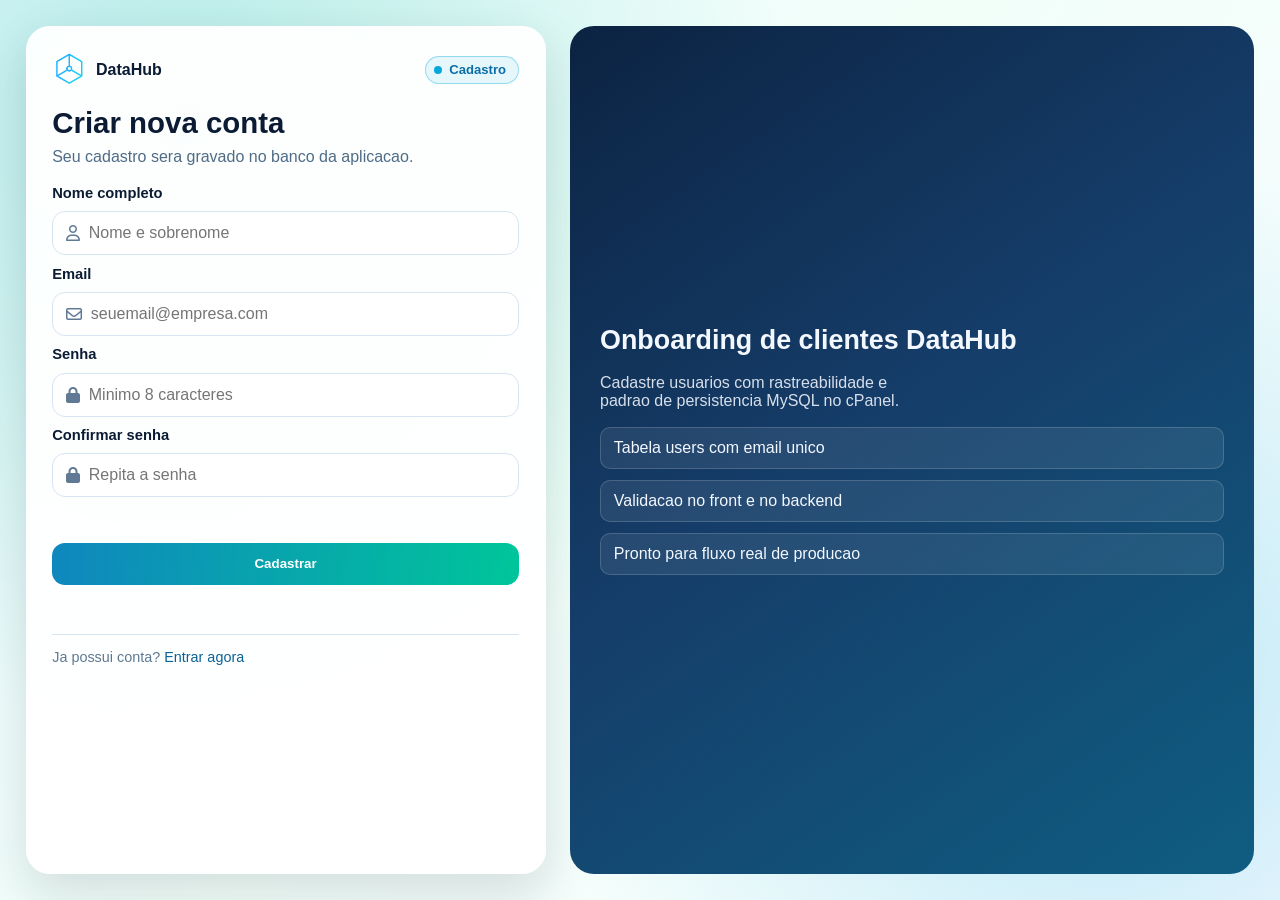
<file: cadastro/index.html>
<!DOCTYPE html>
<html lang="pt-BR">
<head>
    <meta charset="UTF-8">
    <meta name="viewport" content="width=device-width, initial-scale=1.0">
    <title>DataHub | Cadastro</title>
    <link rel="icon" href="../png/favicon.ico" type="image/x-icon">
    <link rel="stylesheet" href="https://cdnjs.cloudflare.com/ajax/libs/font-awesome/6.4.0/css/all.min.css">
    <link rel="stylesheet" href="../css/auth.css">
    <script src="https://www.google.com/recaptcha/api.js" async defer></script>
</head>
<body>
    <main class="auth-layout">
        <section class="auth-card" aria-labelledby="title-cadastro">
            <div class="brand">
                <a href="../" class="brand-link" aria-label="Voltar para home">
                    <img src="../png/datahub-logo.png" alt="DataHub" onerror="this.style.display='none';">
                    <strong>DataHub</strong>
                </a>
                <span class="badge">Cadastro</span>
            </div>

            <h1 id="title-cadastro">Criar nova conta</h1>
            <p class="subtitle">Seu cadastro sera gravado no banco da aplicacao.</p>

            <form id="registerForm" class="auth-form" novalidate>
                <label for="name">Nome completo</label>
                <div class="field">
                    <i class="fa-regular fa-user"></i>
                    <input id="name" type="text" name="name" placeholder="Nome e sobrenome" autocomplete="name" required>
                </div>

                <label for="email">Email</label>
                <div class="field">
                    <i class="fa-regular fa-envelope"></i>
                    <input id="email" type="email" name="email" placeholder="seuemail@empresa.com" autocomplete="email" required>
                </div>

                <label for="password">Senha</label>
                <div class="field">
                    <i class="fa-solid fa-lock"></i>
                    <input id="password" type="password" name="password" placeholder="Minimo 8 caracteres" autocomplete="new-password" required>
                </div>

                <label for="confirmPassword">Confirmar senha</label>
                <div class="field">
                    <i class="fa-solid fa-lock"></i>
                    <input id="confirmPassword" type="password" name="confirmPassword" placeholder="Repita a senha" autocomplete="new-password" required>
                </div>

                <div class="recaptcha-wrapper">
                    <div class="g-recaptcha" data-sitekey="6LfWz8QsAAAAAC8zmNsx5w-TVh7n8b3E5IXihJOx" data-callback="onRegisterRecaptchaSuccess" data-expired-callback="onRegisterRecaptchaExpired" data-error-callback="onRegisterRecaptchaExpired"></div>
                </div>

                <button type="submit" class="btn-auth">Cadastrar</button>
                <p id="feedback" class="feedback" aria-live="polite"></p>
            </form>

            <div class="card-footer">
                Ja possui conta? <a class="link-inline" href="../login/">Entrar agora</a>
            </div>
        </section>

        <aside class="auth-aside">
            <h2>Onboarding de clientes DataHub</h2>
            <p>Cadastre usuarios com rastreabilidade e padrao de persistencia MySQL no cPanel.</p>
            <div class="auth-points">
                <article>Tabela users com email unico</article>
                <article>Validacao no front e no backend</article>
                <article>Pronto para fluxo real de producao</article>
            </div>
        </aside>
    </main>

    <script src="../js/auth-register.js?v=20260422-1"></script>
</body>
</html>
</file>
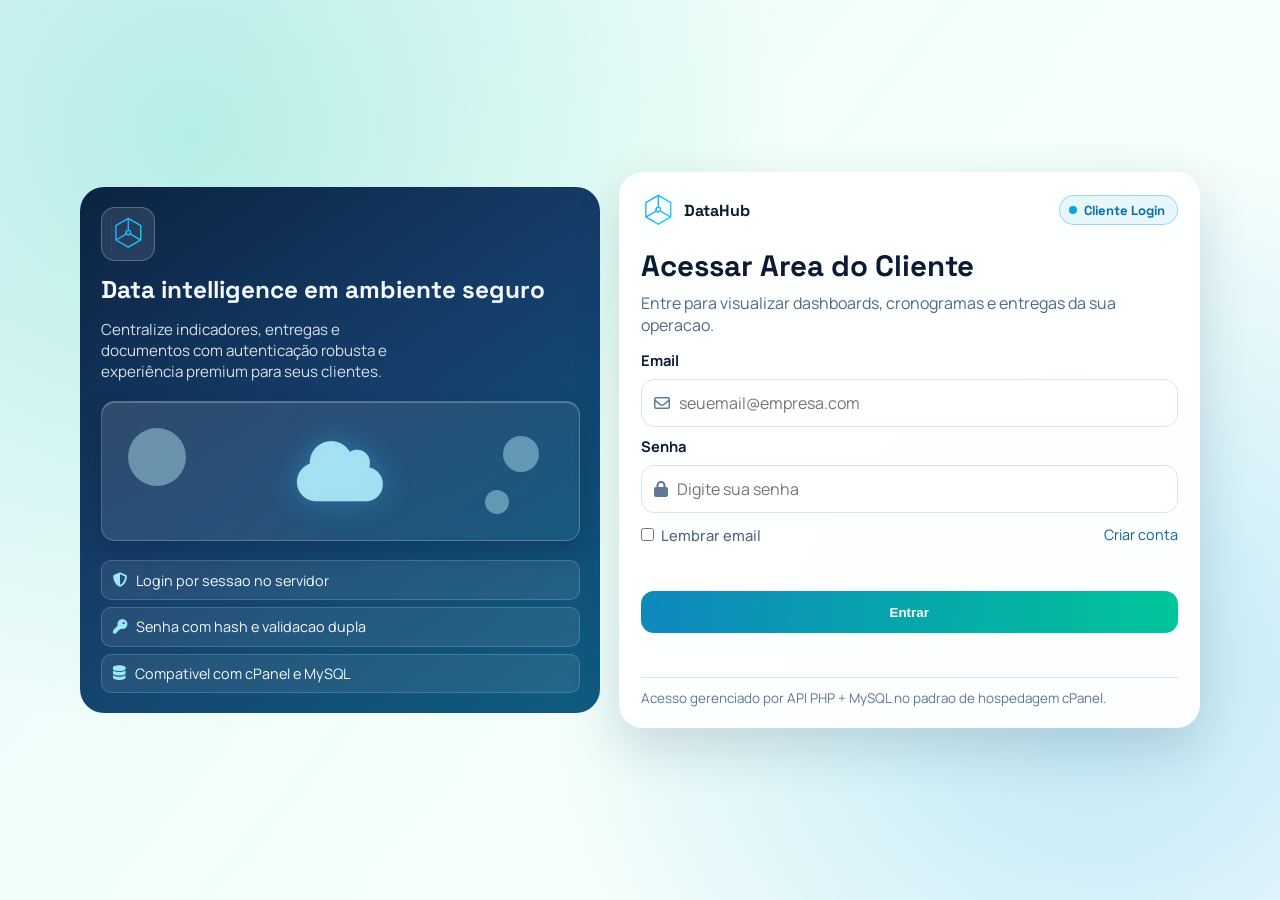
<file: login/index.html>
<!DOCTYPE html>
<html lang="pt-BR">
<head>
    <meta charset="UTF-8">
    <meta name="viewport" content="width=device-width, initial-scale=1.0">
    <title>DataHub | Login</title>
    <link rel="icon" href="../png/favicon.ico" type="image/x-icon">
    <link rel="preconnect" href="https://fonts.googleapis.com">
    <link rel="preconnect" href="https://fonts.gstatic.com" crossorigin>
    <link href="https://fonts.googleapis.com/css2?family=Manrope:wght@400;500;600;700;800&family=Space+Grotesk:wght@500;600;700&display=swap" rel="stylesheet">
    <link rel="stylesheet" href="https://cdnjs.cloudflare.com/ajax/libs/font-awesome/6.4.0/css/all.min.css">
    <link rel="stylesheet" href="../css/auth.css">
    <script src="https://www.google.com/recaptcha/api.js" async defer></script>
</head>
<body class="login-page">
    <main class="auth-layout">
        <aside class="auth-aside">
            <div class="aside-logo-wrap" aria-hidden="true">
                <img src="../png/datahub-logo.png" alt="">
            </div>
            <h2>Data intelligence em ambiente seguro</h2>
            <p>Centralize indicadores, entregas e documentos com autenticação robusta e experiência premium para seus clientes.</p>
            <figure class="cloud-visual" aria-hidden="true">
                <i class="fa-solid fa-cloud"></i>
                <span class="cloud-dot cloud-dot-1"></span>
                <span class="cloud-dot cloud-dot-2"></span>
                <span class="cloud-dot cloud-dot-3"></span>
            </figure>
            <div class="auth-points">
                <article><i class="fa-solid fa-shield-halved"></i><span>Login por sessao no servidor</span></article>
                <article><i class="fa-solid fa-key"></i><span>Senha com hash e validacao dupla</span></article>
                <article><i class="fa-solid fa-database"></i><span>Compativel com cPanel e MySQL</span></article>
            </div>
        </aside>

        <section class="auth-card" aria-labelledby="title-login">
            <div class="brand">
                <a href="../" class="brand-link" aria-label="Voltar para home">
                    <img src="../png/datahub-logo.png" alt="DataHub" onerror="this.style.display='none';">
                    <strong>DataHub</strong>
                </a>
                <span class="badge">Cliente Login</span>
            </div>

            <h1 id="title-login">Acessar Area do Cliente</h1>
            <p class="subtitle">Entre para visualizar dashboards, cronogramas e entregas da sua operacao.</p>

            <form id="loginForm" class="auth-form" novalidate>
                <label for="email">Email</label>
                <div class="field">
                    <i class="fa-regular fa-envelope"></i>
                    <input id="email" type="email" name="email" placeholder="seuemail@empresa.com" autocomplete="email" required>
                </div>

                <label for="password">Senha</label>
                <div class="field">
                    <i class="fa-solid fa-lock"></i>
                    <input id="password" type="password" name="password" placeholder="Digite sua senha" autocomplete="current-password" required>
                </div>

                <div class="form-row">
                    <label>
                        <input type="checkbox" id="rememberMe" name="rememberMe">
                        <span>Lembrar email</span>
                    </label>
                    <a href="../cadastro/">Criar conta</a>
                </div>

                <div class="recaptcha-wrapper">
                    <div class="g-recaptcha" data-sitekey="6LfWz8QsAAAAAC8zmNsx5w-TVh7n8b3E5IXihJOx" data-callback="onLoginRecaptchaSuccess" data-expired-callback="onLoginRecaptchaExpired" data-error-callback="onLoginRecaptchaExpired"></div>
                </div>

                <button type="submit" class="btn-auth">Entrar</button>
                <p id="feedback" class="feedback" aria-live="polite"></p>
            </form>

            <div class="card-footer">
                Acesso gerenciado por API PHP + MySQL no padrao de hospedagem cPanel.
            </div>
        </section>
    </main>

    <script src="../js/auth-login.js?v=20260422-1"></script>
</body>
</html>
</file>
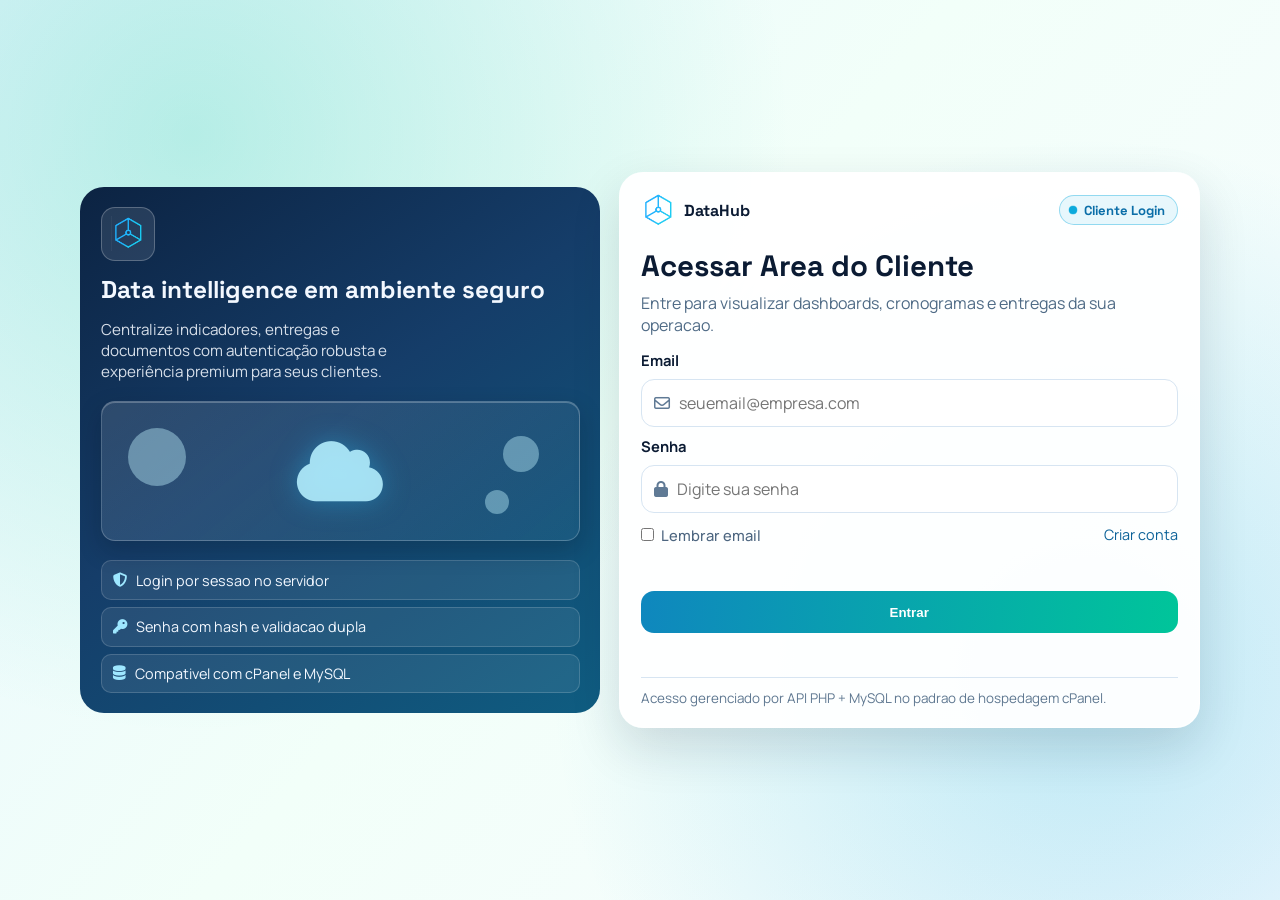
<file: login.html>
<!DOCTYPE html>
<html lang="pt-BR">
<head>
	<meta charset="UTF-8">
	<meta http-equiv="refresh" content="0; url=login/">
	<meta name="viewport" content="width=device-width, initial-scale=1.0">
	<title>Redirecionando...</title>
</head>
<body>
	<p>Redirecionando para <a href="login/">login/</a>...</p>
</body>
</html>
</file>
<file: css/auth.css>
:root {
    --ink: #0b1b33;
    --ink-soft: #355372;
    --cyan: #06a8dc;
    --mint: #00c59a;
    --bg: #f4fbff;
    --card: #ffffff;
    --line: #d7e5f2;
    --danger: #b23333;
    --ok: #158a58;
}

* {
    margin: 0;
    padding: 0;
    box-sizing: border-box;
}

body {
    min-height: 100vh;
    min-height: 100dvh;
    font-family: "Inter", sans-serif;
    color: var(--ink);
    background:
        radial-gradient(circle at 15% 15%, rgba(0, 197, 154, 0.23), transparent 45%),
        radial-gradient(circle at 85% 75%, rgba(6, 168, 220, 0.24), transparent 42%),
        linear-gradient(130deg, #e9f7ff 0%, #f2fff9 47%, #f8fbff 100%);
}

.auth-layout {
    min-height: 100vh;
    display: grid;
    grid-template-columns: minmax(320px, 520px) minmax(280px, 1fr);
    gap: 1.5rem;
    padding: 1.6rem;
}

.auth-card {
    background: rgba(255, 255, 255, 0.95);
    border: 1px solid rgba(255, 255, 255, 0.85);
    border-radius: 24px;
    box-shadow: 0 20px 50px rgba(11, 27, 51, 0.14);
    padding: 1.6rem;
}

.brand {
    display: flex;
    justify-content: space-between;
    align-items: center;
    margin-bottom: 1.2rem;
}

.brand-link {
    text-decoration: none;
    color: inherit;
    display: inline-flex;
    align-items: center;
    gap: 0.55rem;
}

.brand-link img {
    width: 35px;
    height: 35px;
    object-fit: contain;
    border-radius: 10px;
}

.badge {
    display: inline-flex;
    align-items: center;
    gap: 0.42rem;
    border: 1px solid rgba(6, 168, 220, 0.38);
    background: rgba(6, 168, 220, 0.09);
    border-radius: 999px;
    padding: 0.35rem 0.75rem 0.35rem 0.55rem;
    font-size: 0.82rem;
    font-weight: 700;
    color: #0b6ea8;
    white-space: nowrap;
}

.badge::before {
    content: "";
    width: 8px;
    height: 8px;
    border-radius: 50%;
    background: #06a8dc;
    flex-shrink: 0;
    animation: badge-pulse 2s ease-in-out infinite;
}

@keyframes badge-pulse {
    0%, 100% { opacity: 1; box-shadow: 0 0 0 0 rgba(6, 168, 220, 0.5); }
    50%       { opacity: 0.75; box-shadow: 0 0 0 5px rgba(6, 168, 220, 0); }
}

.auth-card h1 {
    font-size: clamp(1.45rem, 2.3vw, 2rem);
    margin-bottom: 0.45rem;
}

.auth-card .subtitle {
    color: #4f6b86;
    margin-bottom: 1.2rem;
}

.auth-form {
    display: flex;
    flex-direction: column;
    gap: 0.65rem;
}

.auth-form label {
    font-size: 0.92rem;
    font-weight: 700;
}

.field {
    display: flex;
    align-items: center;
    gap: 0.55rem;
    border: 1px solid var(--line);
    border-radius: 13px;
    padding: 0.75rem 0.8rem;
    background: var(--card);
}

.field:focus-within {
    box-shadow: 0 0 0 3px rgba(11, 27, 51, 0.08);
}

.field i {
    color: #607a95;
}

.field input {
    width: 100%;
    border: none;
    outline: none;
    background: transparent;
    font: inherit;
    color: var(--ink);
}

.form-row {
    display: flex;
    justify-content: space-between;
    align-items: center;
    margin: 0.2rem 0 0.25rem;
    gap: 1rem;
}

.form-row label {
    display: inline-flex;
    gap: 0.45rem;
    align-items: center;
    font-weight: 500;
    color: #4d6680;
}

.form-row a,
.link-inline {
    color: #0b6198;
    text-decoration: none;
    font-size: 0.9rem;
}

.btn-auth {
    margin-top: 0.25rem;
    border: none;
    border-radius: 13px;
    background: linear-gradient(95deg, #0f87be 0%, #00c59a 100%);
    color: #fff;
    font-weight: 700;
    cursor: pointer;
    padding: 0.84rem 1rem;
    transition: transform 0.18s, box-shadow 0.18s;
}

.btn-auth:hover {
    transform: translateY(-1px);
    box-shadow: 0 10px 20px rgba(15, 135, 190, 0.28);
}

.feedback {
    min-height: 1.2rem;
    font-size: 0.88rem;
    margin-top: 0.2rem;
}

.feedback.error { color: var(--danger); }
.feedback.success { color: var(--ok); }

.card-footer {
    border-top: 1px solid var(--line);
    margin-top: 1rem;
    padding-top: 0.9rem;
    color: #5f7891;
    font-size: 0.9rem;
}

.recaptcha-info {
    margin-top: 0.8rem;
    font-size: 0.75rem;
    color: #7a8fa1;
    display: flex;
    align-items: center;
    gap: 0.4rem;
    line-height: 1.4;
    text-align: center;
}

.recaptcha-info i {
    color: #06a8dc;
    font-size: 0.9rem;
    flex-shrink: 0;
}

.recaptcha-info a {
    color: #0b6198;
    text-decoration: underline;
    cursor: pointer;
}

.recaptcha-info a:hover {
    color: #06a8dc;
}

.recaptcha-wrapper {
    width: 100%;
    margin: 0.9rem 0 0.4rem;
    display: grid;
    place-items: center;
}

.recaptcha-wrapper .g-recaptcha {
    display: inline-block;
    margin: 0 auto;
}

.auth-aside {
    border-radius: 24px;
    background: linear-gradient(145deg, #0c2342 0%, #153d69 45%, #0f5d81 100%);
    color: #f3f8ff;
    padding: 1.9rem;
    display: flex;
    flex-direction: column;
    justify-content: center;
    gap: 1.1rem;
}

.auth-aside h2 {
    font-size: clamp(1.3rem, 2.1vw, 1.9rem);
}

.auth-aside p {
    color: rgba(243, 248, 255, 0.87);
    max-width: 36ch;
}

.auth-points {
    display: grid;
    gap: 0.7rem;
}

.auth-points article {
    background: rgba(255, 255, 255, 0.08);
    border: 1px solid rgba(255, 255, 255, 0.16);
    border-radius: 10px;
    padding: 0.68rem 0.8rem;
}

/* Refinamentos visuais apenas da pagina de login */
body.login-page {
    font-family: "Manrope", sans-serif;
}

body.login-page .auth-layout {
    width: min(1180px, calc(100vw - clamp(1rem, 6vw, 4rem)));
    margin: 0 auto;
    align-items: center;
    grid-template-columns: minmax(0, clamp(310px, 44vw, 520px)) minmax(0, 1fr);
    padding: clamp(0.8rem, 1.8vh, 1.35rem) clamp(0.8rem, 2.4vw, 1.9rem);
    gap: clamp(0.85rem, 1.8vw, 1.15rem);
}

body.login-page .auth-card,
body.login-page .auth-aside {
    border-radius: clamp(18px, 2.3vw, 24px);
    padding: clamp(1rem, 1.9vw, 1.25rem) clamp(1rem, 2vw, 1.3rem);
    position: relative;
    overflow: hidden;
    transition: transform 180ms ease, box-shadow 220ms ease;
}

body.login-page .auth-card::before,
body.login-page .auth-aside::before {
    content: "";
    position: absolute;
    inset: 0;
    background: radial-gradient(circle at 80% 12%, rgba(164, 235, 255, 0.22), rgba(164, 235, 255, 0) 48%);
    opacity: 0;
    transition: opacity 240ms ease;
    pointer-events: none;
}

body.login-page .auth-card:hover,
body.login-page .auth-aside:hover {
    transform: translateY(-1px);
}

body.login-page .auth-card:hover {
    box-shadow: 0 14px 28px rgba(7, 30, 56, 0.15);
}

body.login-page .auth-aside:hover {
    box-shadow: 0 16px 30px rgba(4, 14, 34, 0.3);
}

body.login-page .auth-card:hover::before,
body.login-page .auth-aside:hover::before {
    opacity: 1;
}

body.login-page .brand-link strong,
body.login-page .badge,
body.login-page .auth-card h1,
body.login-page .auth-aside h2 {
    font-family: "Space Grotesk", sans-serif;
}

body.login-page .aside-logo-wrap {
    width: 54px;
    height: 54px;
    border-radius: 14px;
    background: rgba(255, 255, 255, 0.1);
    border: 1px solid rgba(255, 255, 255, 0.24);
    display: flex;
    align-items: center;
    justify-content: center;
}

body.login-page .aside-logo-wrap img {
    width: 35px;
    height: 35px;
    object-fit: contain;
}

body.login-page .auth-aside {
    gap: 0.85rem;
}

body.login-page .auth-aside h2 {
    font-size: clamp(1.2rem, 1.9vw, 1.6rem);
}

body.login-page .auth-aside p {
    font-size: 0.95rem;
}

body.login-page .cloud-visual {
    margin: 0.35rem 0;
    border-radius: 14px;
    border: 1px solid rgba(255, 255, 255, 0.22);
    background: linear-gradient(140deg, rgba(255, 255, 255, 0.12), rgba(157, 232, 255, 0.06));
    min-height: 140px;
    position: relative;
    display: flex;
    align-items: center;
    justify-content: center;
    overflow: hidden;
    box-shadow: inset 0 1px 0 rgba(255, 255, 255, 0.24), 0 10px 24px rgba(3, 12, 29, 0.22);
}

body.login-page .cloud-visual i {
    font-size: clamp(2.7rem, 5.5vw, 4.3rem);
    color: rgba(182, 240, 255, 0.88);
    text-shadow: 0 0 28px rgba(43, 199, 255, 0.35);
    z-index: 2;
}

body.login-page .cloud-dot {
    position: absolute;
    border-radius: 999px;
    background: rgba(194, 242, 255, 0.42);
    filter: blur(0.2px);
}

body.login-page .cloud-dot-1 {
    width: 58px;
    height: 58px;
    top: 26px;
    left: 26px;
}

body.login-page .cloud-dot-2 {
    width: 36px;
    height: 36px;
    right: 40px;
    top: 34px;
}

body.login-page .cloud-dot-3 {
    width: 24px;
    height: 24px;
    right: 70px;
    bottom: 26px;
}

body.login-page .auth-points {
    gap: 0.45rem;
}

body.login-page .auth-points article {
    display: flex;
    align-items: center;
    gap: 0.55rem;
    font-size: 0.9rem;
    padding: 0.58rem 0.7rem;
}

body.login-page .auth-points article i {
    color: #9ee7ff;
}

body.login-page .auth-card .subtitle {
    margin-bottom: 0.9rem;
}

body.login-page .auth-form {
    gap: 0.55rem;
}

body.login-page .card-footer {
    margin-top: 0.8rem;
    padding-top: 0.7rem;
    font-size: 0.84rem;
}

@media (max-width: 980px) {
    .auth-layout {
        grid-template-columns: 1fr;
        padding: clamp(0.75rem, 3vw, 1rem);
    }

    .auth-aside {
        order: -1;
        min-height: 220px;
    }

    body.login-page .auth-layout {
        width: min(100%, calc(100vw - clamp(0.6rem, 4vw, 1.2rem)));
        padding: clamp(0.65rem, 2.6vw, 0.95rem);
        gap: clamp(0.75rem, 2.8vw, 0.95rem);
    }

    body.login-page .auth-aside {
        min-height: auto;
        padding: clamp(0.9rem, 2.8vw, 1rem);
    }

    body.login-page .cloud-visual {
        min-height: 120px;
    }
}

@media (max-width: 420px) {
    .recaptcha-wrapper .g-recaptcha {
        transform: scale(0.92);
        transform-origin: center center;
    }
}
</file>
